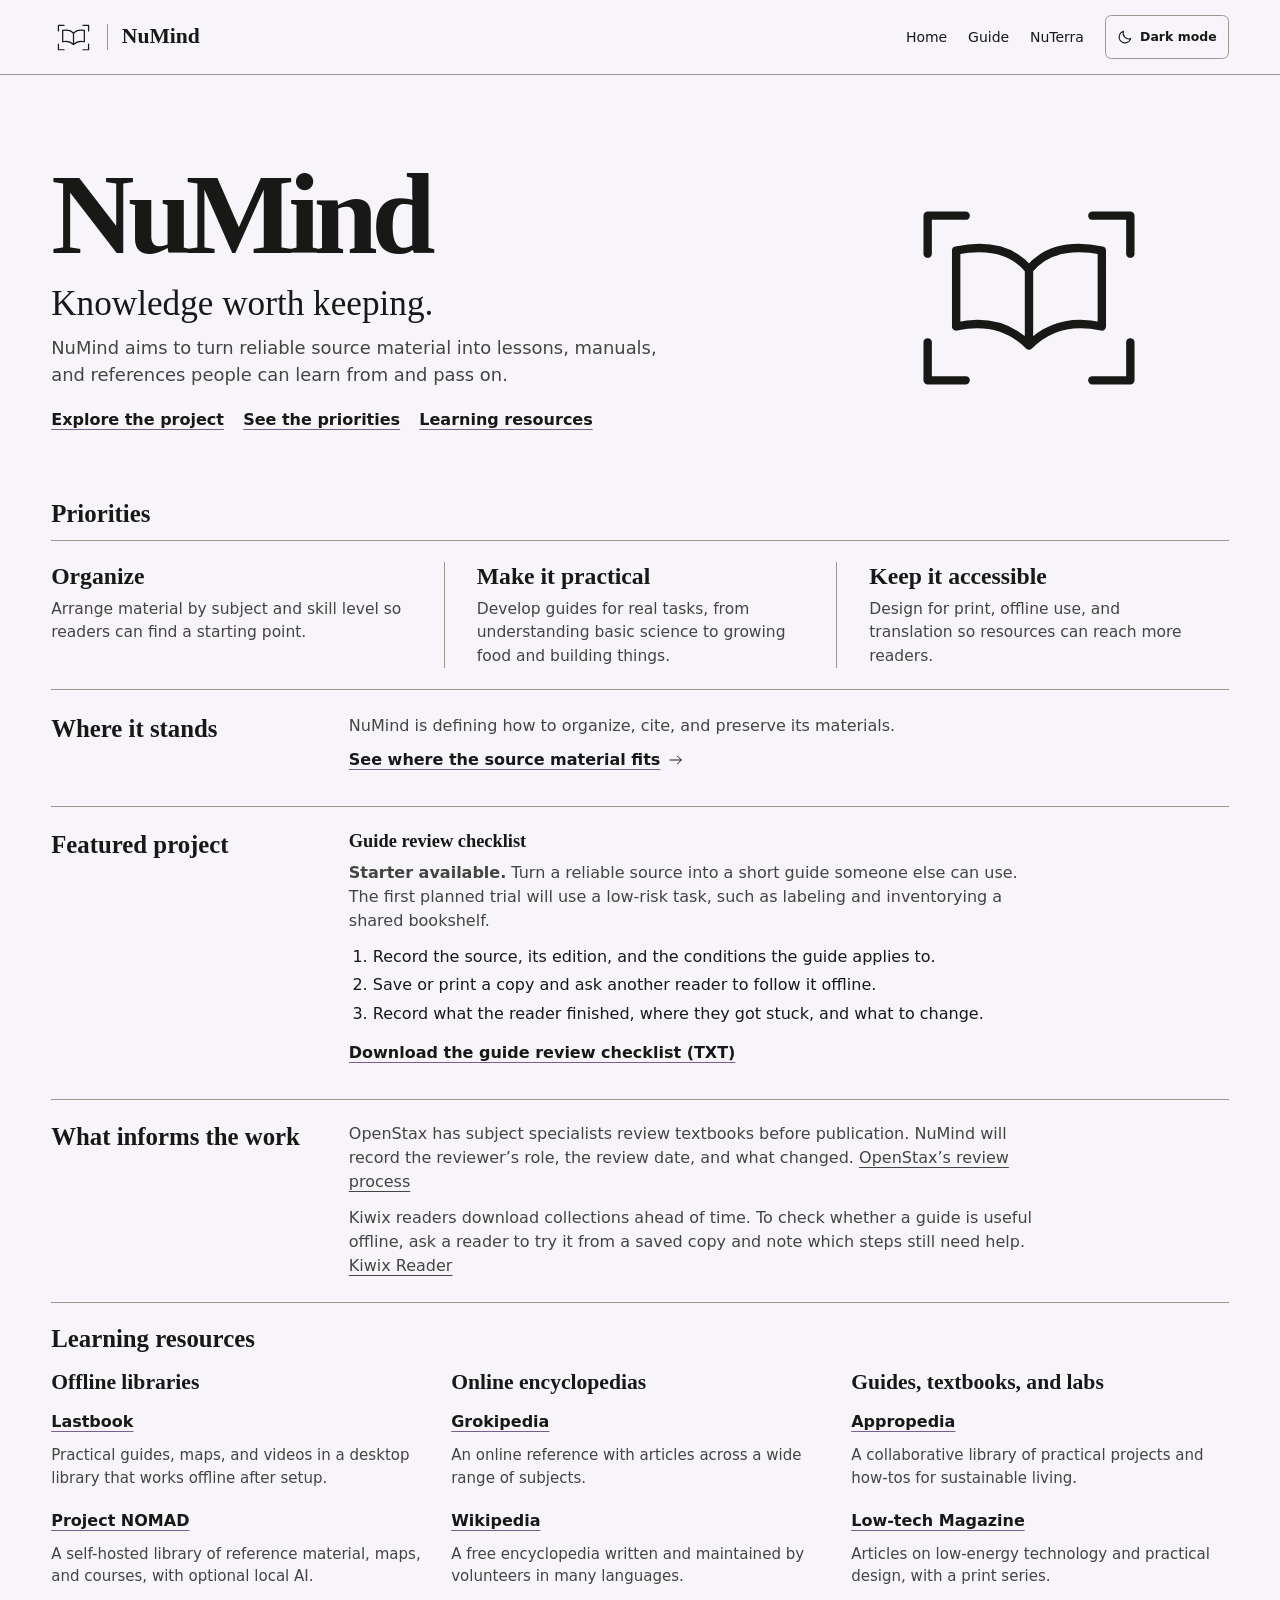
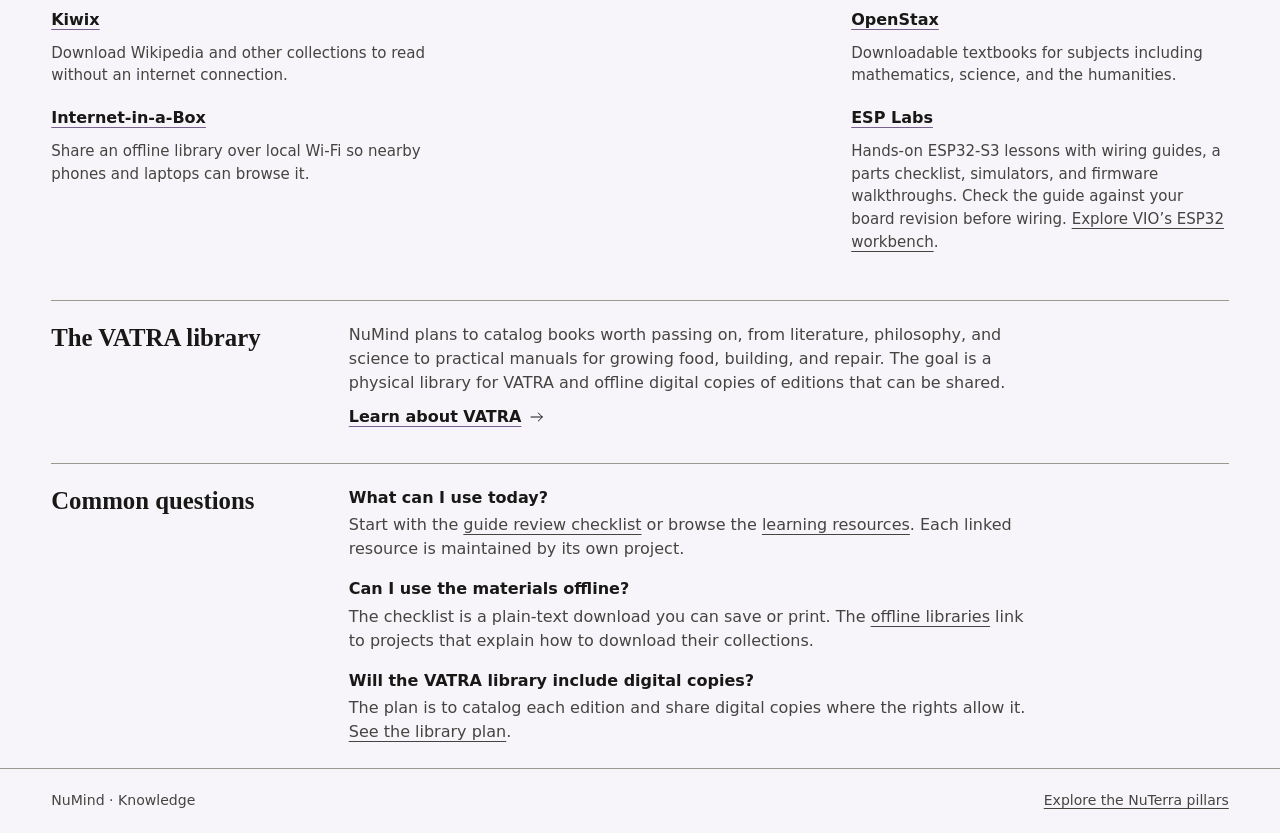
<file: details.html>
<!doctype html>
<html lang="en" class="numind">
<head>
  <meta charset="utf-8">
  <meta name="viewport" content="width=device-width, initial-scale=1">
  <title>Project details | NuMind</title>
  <meta name="description" content="NuMind aims to turn reliable source material into lessons, manuals, and references people can learn from and pass on.">
  <meta name="theme-color" content="#f7f5f9">
  <link rel="canonical" href="https://deusordo.github.io/Numind/details.html">
  <link rel="icon" type="image/svg+xml" href="./favicon.svg">
  <meta property="og:type" content="website">
  <meta property="og:title" content="NuMind | The NuTerra Project">
  <meta property="og:description" content="NuMind aims to turn reliable source material into lessons, manuals, and references people can learn from and pass on.">
  <meta property="og:url" content="https://deusordo.github.io/Numind/details.html">
  <script src="./theme.js"></script>
  <link rel="stylesheet" href="./styles.css?v=guide-review">
</head>
<body>
  <a class="skip" href="#content">Skip to content</a>
  <header class="site-header">
    <div class="wrap header-inner">
      <a class="identity" href="./"><span class="mark" aria-hidden="true"></span><span class="identity-name">NuMind</span></a>
      <nav class="header-links" aria-label="Main navigation">
        <a href="./">Home</a>
        <a href="./guide.html">Guide</a>
        <a href="../NuTerra/">NuTerra</a>
        <button class="theme-toggle" data-theme-toggle type="button" hidden>
          <svg class="theme-sun" viewBox="0 0 24 24" aria-hidden="true"><circle cx="12" cy="12" r="4"/><path d="M12 2v2m0 16v2M2 12h2m16 0h2M4.93 4.93l1.41 1.41m11.32 11.32 1.41 1.41m0-14.14-1.41 1.41M6.34 17.66l-1.41 1.41"/></svg>
          <svg class="theme-moon" viewBox="0 0 24 24" aria-hidden="true"><path d="M20.5 14.4A8.7 8.7 0 0 1 9.6 3.5 8.8 8.8 0 1 0 20.5 14.4Z"/></svg>
          <span data-theme-label>Theme</span>
        </button>
      </nav>
    </div>
  </header>
  <main class="wrap" id="content" tabindex="-1">
    <section class="hero" aria-labelledby="title">
      <div class="hero-copy">
        <h1 id="title">NuMind</h1>
        <p class="tagline">Knowledge worth keeping.</p>
        <p class="summary">NuMind aims to turn reliable source material into lessons, manuals, and references people can learn from and pass on.</p>
        <div class="hero-links">
          <a class="work-link" href="#project">Explore the project</a>
          <a class="work-link" href="#focus">See the priorities</a>
          <a class="work-link" href="#resources">Learning resources</a>
        </div>
      </div>
      <span class="mark hero-mark" aria-hidden="true"></span>
    </section>
    <section id="focus" aria-labelledby="focus-heading">
      <h2 class="section-title" id="focus-heading">Priorities</h2>
      <ul class="focus">
      <li><h3>Organize</h3><p>Arrange material by subject and skill level so readers can find a starting point.</p></li>
      <li><h3>Make it practical</h3><p>Develop guides for real tasks, from understanding basic science to growing food and building things.</p></li>
      <li><h3>Keep it accessible</h3><p>Design for print, offline use, and translation so resources can reach more readers.</p></li>
      </ul>
    </section>
    <section class="project-status" aria-labelledby="status-heading">
      <h2 class="section-title" id="status-heading">Where it stands</h2>
      <div>
        <p>NuMind is defining how to organize, cite, and preserve its materials.</p>
        <a class="work-link" href="../NuTerra/ecosystem.html#source">See where the source material fits <svg viewBox="0 0 24 24" aria-hidden="true"><path d="M3 12h17m-6-6 6 6-6 6"/></svg></a>
      </div>
    </section>
    <section class="project-status content-section" id="project" aria-labelledby="project-heading">
      <h2 class="section-title" id="project-heading">Featured project</h2>
      <div>
        <h3>Guide review checklist</h3>
        <p><strong>Starter available.</strong> Turn a reliable source into a short guide someone else can use. The first planned trial will use a low-risk task, such as labeling and inventorying a shared bookshelf.</p>
        <ol class="project-steps">
          <li>Record the source, its edition, and the conditions the guide applies to.</li>
          <li>Save or print a copy and ask another reader to follow it offline.</li>
          <li>Record what the reader finished, where they got stuck, and what to change.</li>
        </ol>
        <a class="work-link" href="./guide-review-checklist.txt" download>Download the guide review checklist (TXT)</a>
      </div>
    </section>
    <section class="project-status content-section" aria-labelledby="research-heading">
      <h2 class="section-title" id="research-heading">What informs the work</h2>
      <div>
        <p>OpenStax has subject specialists review textbooks before publication. NuMind will record the reviewer’s role, the review date, and what changed. <a href="https://help.openstax.org/s/article/How-do-you-develop-textbooks">OpenStax’s review process</a></p>
        <p>Kiwix readers download collections ahead of time. To check whether a guide is useful offline, ask a reader to try it from a saved copy and note which steps still need help. <a href="https://get.kiwix.org/en/solutions/applications/kiwix-reader/">Kiwix Reader</a></p>
      </div>
    </section>
    <section class="reading-resources" id="resources" aria-labelledby="resources-heading">
      <h2 class="section-title" id="resources-heading">Learning resources</h2>
      <div class="resource-groups">
        <div class="resource-group">
          <h3>Offline libraries</h3>
          <ul>
            <li><a class="work-link" href="https://lastbook.org/">Lastbook</a><p>Practical guides, maps, and videos in a desktop library that works offline after setup.</p></li>
            <li><a class="work-link" href="https://www.projectnomad.us/">Project NOMAD</a><p>A self-hosted library of reference material, maps, and courses, with optional local AI.</p></li>
            <li><a class="work-link" href="https://get.kiwix.org/en/solutions/catalog/">Kiwix</a><p>Download Wikipedia and other collections to read without an internet connection.</p></li>
            <li><a class="work-link" href="https://internet-in-a-box.org/">Internet-in-a-Box</a><p>Share an offline library over local Wi‑Fi so nearby phones and laptops can browse it.</p></li>
          </ul>
        </div>
        <div class="resource-group">
          <h3>Online encyclopedias</h3>
          <ul>
            <li><a class="work-link" href="https://grokipedia.com/">Grokipedia</a><p>An online reference with articles across a wide range of subjects.</p></li>
            <li><a class="work-link" href="https://www.wikipedia.org/">Wikipedia</a><p>A free encyclopedia written and maintained by volunteers in many languages.</p></li>
          </ul>
        </div>
        <div class="resource-group">
          <h3>Guides, textbooks, and labs</h3>
          <ul>
            <li><a class="work-link" href="https://www.appropedia.org/">Appropedia</a><p>A collaborative library of practical projects and how-tos for sustainable living.</p></li>
            <li><a class="work-link" href="https://solar.lowtechmagazine.com/">Low-tech Magazine</a><p>Articles on low-energy technology and practical design, with a print series.</p></li>
            <li><a class="work-link" href="https://openstax.org/subjects">OpenStax</a><p>Downloadable textbooks for subjects including mathematics, science, and the humanities.</p></li>
            <li id="esp-labs"><a class="work-link" href="https://ionloft.com/esp-labs/#/?lang=en">ESP Labs</a><p>Hands-on ESP32-S3 lessons with wiring guides, a parts checklist, simulators, and firmware walkthroughs. Check the guide against your board revision before wiring. <a href="../VIO/esp32.html">Explore VIO’s ESP32 workbench</a>.</p></li>
          </ul>
        </div>
      </div>
    </section>
    <section class="project-status library-plan" id="library" aria-labelledby="library-heading">
      <h2 class="section-title" id="library-heading">The VATRA library</h2>
      <div>
        <p>NuMind plans to catalog books worth passing on, from literature, philosophy, and science to practical manuals for growing food, building, and repair. The goal is a physical library for VATRA and offline digital copies of editions that can be shared.</p>
        <a class="work-link" href="../Vatra/">Learn about VATRA <svg viewBox="0 0 24 24" aria-hidden="true"><path d="M3 12h17m-6-6 6 6-6 6"/></svg></a>
      </div>
    </section>
    <section class="project-status content-section" id="questions" aria-labelledby="questions-heading">
      <h2 class="section-title" id="questions-heading">Common questions</h2>
      <dl class="questions">
        <dt>What can I use today?</dt>
        <dd>Start with the <a href="#project">guide review checklist</a> or browse the <a href="#resources">learning resources</a>. Each linked resource is maintained by its own project.</dd>
        <dt>Can I use the materials offline?</dt>
        <dd>The checklist is a plain-text download you can save or print. The <a href="#resources">offline libraries</a> link to projects that explain how to download their collections.</dd>
        <dt>Will the VATRA library include digital copies?</dt>
        <dd>The plan is to catalog each edition and share digital copies where the rights allow it. <a href="#library">See the library plan</a>.</dd>
      </dl>
    </section>
  </main>
  <footer class="site-footer">
    <div class="wrap footer-inner">
      <p>NuMind · Knowledge</p>
      <a href="../NuTerra/#ecosystem">Explore the NuTerra pillars</a>
    </div>
  </footer>
</body>
</html>
</file>
<file: styles.css>
*, *::before, *::after { box-sizing: border-box; }
:root {
  color-scheme: light dark;
  --paper: light-dark(var(--day), var(--night));
  --ink: light-dark(#181817, #f4f3f0);
  --muted: light-dark(#444440, #c1c3c4);
  --rule: light-dark(#9b988d, #777a7b);
  --accent: light-dark(var(--accent-day), var(--accent-night));
  --theme-outline: var(--rule);
  --theme-hover: light-dark(#00000009, #ffffff12);
  --serif: Georgia, 'Times New Roman', serif;
  --sans: system-ui, -apple-system, sans-serif;
  --heading: var(--serif);
  --copy: var(--serif);
  background: var(--paper);
  color: var(--ink);
  font: 1rem/1.5 var(--sans);
}
:root[data-theme="light"] { color-scheme: light; }
:root[data-theme="dark"] { color-scheme: dark; }
:root.vatra { --day: #f7f2e9; --night: #191613; --accent-day: #716939; --accent-night: #b6a873; }
:root.numind { --day: #f7f5f9; --night: #19171f; --accent-day: #75608e; --accent-night: #bda9d1; }
:root.vio { --day: #f3f6f7; --night: #121419; --accent-day: #42647b; --accent-night: #a0b9cb; --heading: var(--sans); --copy: var(--sans); }
body { display: flex; flex-direction: column; min-height: 100svh; margin: 0; }
.wrap { width: min(100% - clamp(2rem, 8vw, 8rem), 75rem); margin-inline: auto; }
a { color: inherit; text-underline-offset: .24em; }
a:focus-visible { outline: 2px solid currentColor; outline-offset: 4px; }
.skip { position: absolute; z-index: 1; inset: .5rem auto auto 1rem; padding: .65rem; background: var(--paper); transform: translateY(-160%); }
.skip:focus { transform: none; }
.site-header { border-bottom: 1px solid var(--rule); }
.header-inner, .footer-inner { display: flex; justify-content: space-between; align-items: center; flex-wrap: wrap; gap: .6rem 1.25rem; }
.header-inner { min-height: 4.65rem; padding-block: .4rem; }
.identity { display: inline-flex; align-items: center; gap: .7rem; width: fit-content; font: 650 1.35rem/1.2 var(--heading); text-decoration: none; }
.mark { display: block; flex: none; background: currentColor; mask: url('./mark.svg') center / contain no-repeat; }
.identity .mark { width: 2.8rem; height: 2.8rem; }
.identity-name { border-inline-start: 1px solid var(--rule); padding-inline-start: .85rem; }
.header-links { display: flex; align-items: center; flex-wrap: wrap; gap: .25rem 1.3rem; }
.header-links a, .footer-inner a { display: inline-flex; align-items: center; min-height: 2.75rem; font-size: .875rem; }
.header-links a { text-decoration: none; }
.header-links a:hover { text-decoration: underline; }
main { flex: 1; }
.hero { display: grid; grid-template-columns: minmax(0, 1fr) minmax(12rem, .56fr); align-items: center; gap: clamp(2rem, 5vw, 6rem); padding-block: clamp(2.2rem, 5.5vw, 6rem) clamp(1.9rem, 4vw, 4rem); }
h1, h2 { margin: 0; font-family: var(--heading); line-height: 1.05; }
h1 { font-size: clamp(3.9rem, 9vw, 8rem); font-weight: 600; letter-spacing: -.055em; }
.vio h1 { font-weight: 750; }
.tagline { margin: .55rem 0 .65rem; font: 500 clamp(1.45rem, 3vw, 2.2rem)/1.18 var(--copy); text-wrap: balance; }
.summary { max-width: 38rem; margin: 0; color: var(--muted); font-size: clamp(.98rem, 1.4vw, 1.125rem); }
.hero-mark { width: min(100%, 21rem); aspect-ratio: 1; margin-inline: auto; }
.numind .hero-mark { width: min(100%, 19rem); }
.focus { display: grid; grid-template-columns: repeat(3, minmax(0, 1fr)); margin: 0 0 clamp(2rem, 5vw, 4rem); padding: 1.35rem 0; border-block: 1px solid var(--rule); list-style: none; }
.focus li { padding-inline: clamp(.8rem, 2.5vw, 2rem); }
.focus li:first-child { padding-inline-start: 0; }
.focus li + li { border-inline-start: 1px solid var(--rule); }
.focus p { margin: .45rem 0 0; color: var(--muted); font-size: .97rem; }
.site-footer { border-top: 1px solid var(--rule); color: var(--muted); }
.footer-inner { min-height: 4rem; }
.footer-inner p { font-size: .88rem; }
@media (max-width: 620px) {
  .header-inner { gap: 0; }
  .identity { min-height: 2.75rem; }
  .header-links { gap: .2rem 1rem; }
  .header-links a { min-height: 2.4rem; }
  .hero { grid-template-columns: minmax(0, 1fr); gap: .35rem; }
  .hero-mark, .numind .hero-mark { width: min(58%, 12rem); }
  .focus { grid-template-columns: minmax(0, 1fr); padding: 0; }
  .focus li { padding: .95rem 0; }
  .focus li + li { border-inline-start: 0; border-top: 1px solid var(--rule); }
}

.theme-toggle {
  display: inline-flex;
  align-items: center;
  justify-content: center;
  gap: .45rem;
  flex: none;
  min-height: 2.75rem;
  padding: .35rem .7rem;
  border: 1px solid var(--theme-outline);
  border-radius: .4rem;
  color: inherit;
  background: transparent;
  font: 600 .78rem/1.2 system-ui, sans-serif;
  white-space: nowrap;
  cursor: pointer;
}
.theme-toggle[hidden], .theme-sun, :root[data-theme="dark"] .theme-moon { display: none; }
:root[data-theme="dark"] .theme-sun { display: block; }
.theme-toggle svg { width: 1rem; height: 1rem; fill: none; stroke: currentColor; stroke-width: 1.55; stroke-linecap: round; stroke-linejoin: round; }
.theme-toggle:hover { background: var(--theme-hover); }
.theme-toggle:focus-visible { outline: 2px solid currentColor; outline-offset: 3px; }

.work-link { display: inline-flex; align-items: center; gap: .45rem; min-height: 2.75rem; font-weight: 650; width: fit-content; text-decoration-color: var(--accent); }
.work-link svg { width: 1rem; height: 1rem; flex: none; fill: none; stroke: currentColor; stroke-width: 1.5; stroke-linecap: round; stroke-linejoin: round; }
.work-link:hover { text-decoration-color: currentColor; }
.hero-links { display: flex; flex-wrap: wrap; gap: 0 1.2rem; margin-block-start: .55rem; }
.section-title { margin-block-end: .8rem; font-size: clamp(1.25rem, 2.3vw, 1.55rem); font-weight: 650; }
.focus { margin-block-end: 0; }
.focus h3 { margin: 0; font: 650 clamp(1.15rem, 2vw, 1.48rem)/1.2 var(--heading); }
.project-status { display: grid; grid-template-columns: minmax(0, .32fr) minmax(0, 1fr); gap: 1rem; margin-block: 1.5rem; }
.project-status p { max-width: 43rem; margin: 0; color: var(--muted); }
.project-status .section-title { margin: .12rem 0 0; }
.reading-resources { border-block-start: 1px solid var(--rule); padding-block: 1.4rem; }
.resource-groups { display: grid; grid-template-columns: repeat(3, minmax(0, 1fr)); gap: 1.4rem; }
.resource-group h3 { margin: .35rem 0 .25rem; font: 650 clamp(1.1rem, 2vw, 1.35rem)/1.2 var(--heading); }
.resource-group ul { display: grid; gap: .6rem; padding: 0; margin: 0; list-style: none; }
.resource-group p { max-width: 31rem; margin: 0; color: var(--muted); font-size: .94rem; }
.library-plan { border-block-start: 1px solid var(--rule); padding-block-start: 1.4rem; }
.content-section { border-block-start: 1px solid var(--rule); padding-block-start: 1.4rem; }
.content-section h3 { margin: 0 0 .55rem; font: 650 1.15rem/1.2 var(--heading); }
.content-section p + p { margin-top: .75rem; }
.project-steps { max-width: 42rem; margin: .75rem 0 .3rem; padding-inline-start: 1.5rem; }
.project-steps li + li { margin-top: .3rem; }
.questions { max-width: 43rem; margin: 0; }
.questions dt { font-weight: 650; }
.questions dt:not(:first-child) { margin-top: 1rem; }
.questions dd { margin: .2rem 0 0; color: var(--muted); }
@media (max-width: 620px) {
  .header-inner { gap: .25rem .65rem; }
  .header-links { gap: .2rem .65rem; }
  .hero { position: relative; padding-block: 1.8rem 1.65rem; }
  .hero h1 { padding-inline-end: 4.5rem; font-size: clamp(3rem, 12.2vw, 4.35rem); }
  .hero-mark, .numind .hero-mark { position: absolute; inset: 1.45rem 0 auto auto; width: clamp(3.8rem, 16vw, 5rem); }
  .project-status { grid-template-columns: minmax(0, 1fr); gap: .45rem; }
  .resource-groups { grid-template-columns: minmax(0, 1fr); }
  .resource-group + .resource-group { border-block-start: 1px solid var(--rule); padding-block-start: 1rem; }
}
</file>
